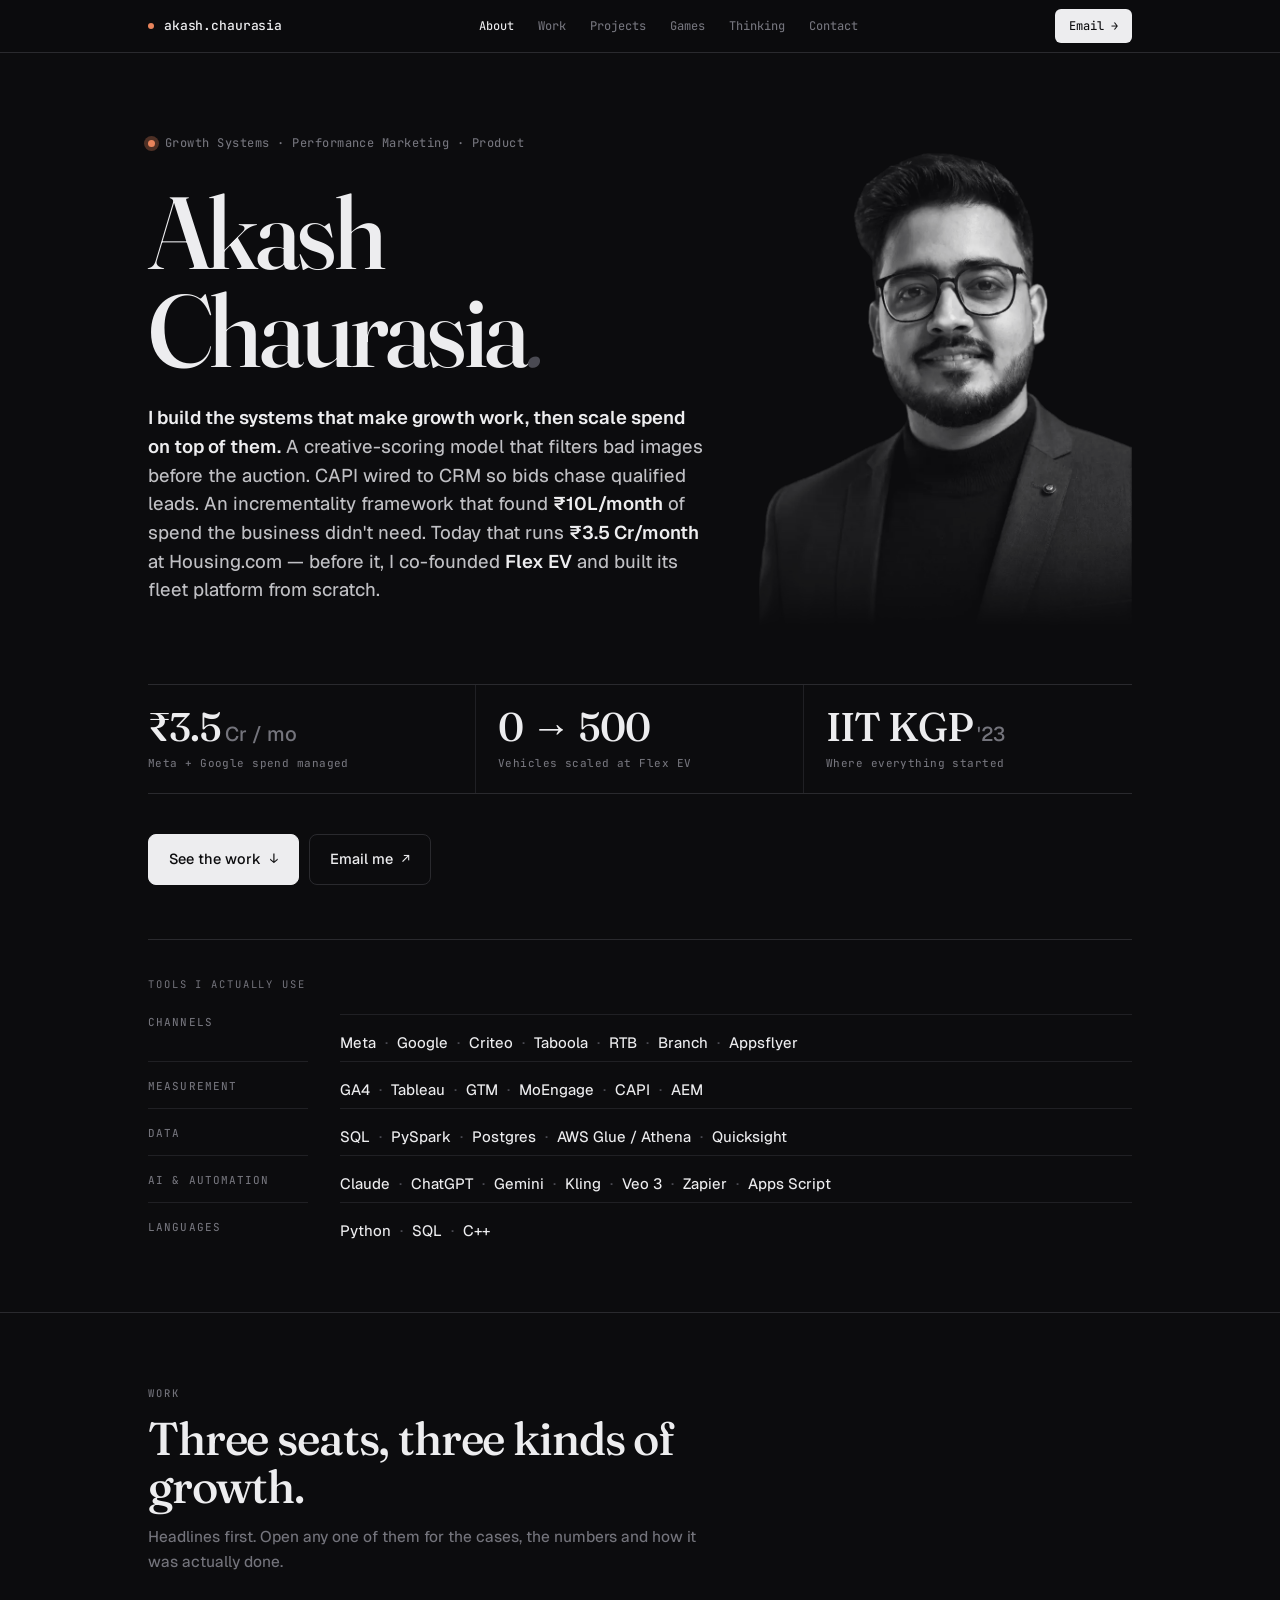
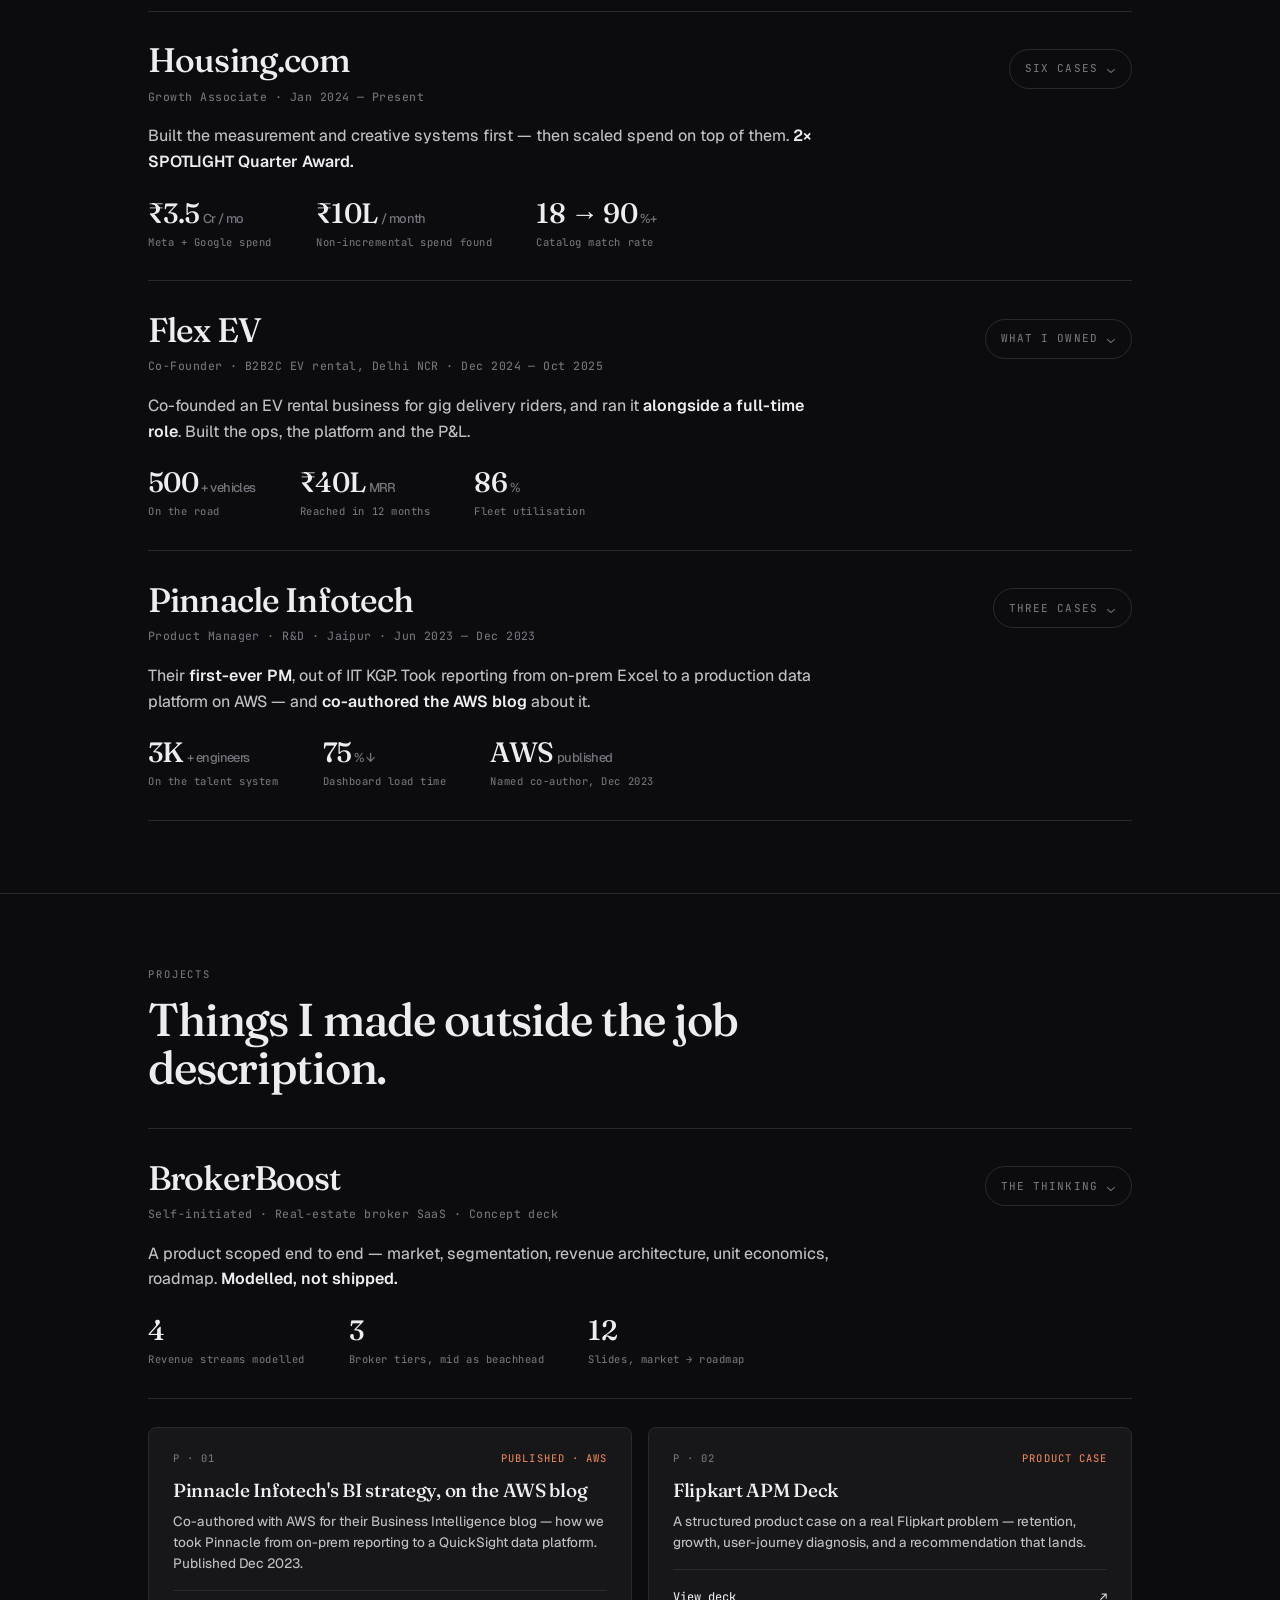
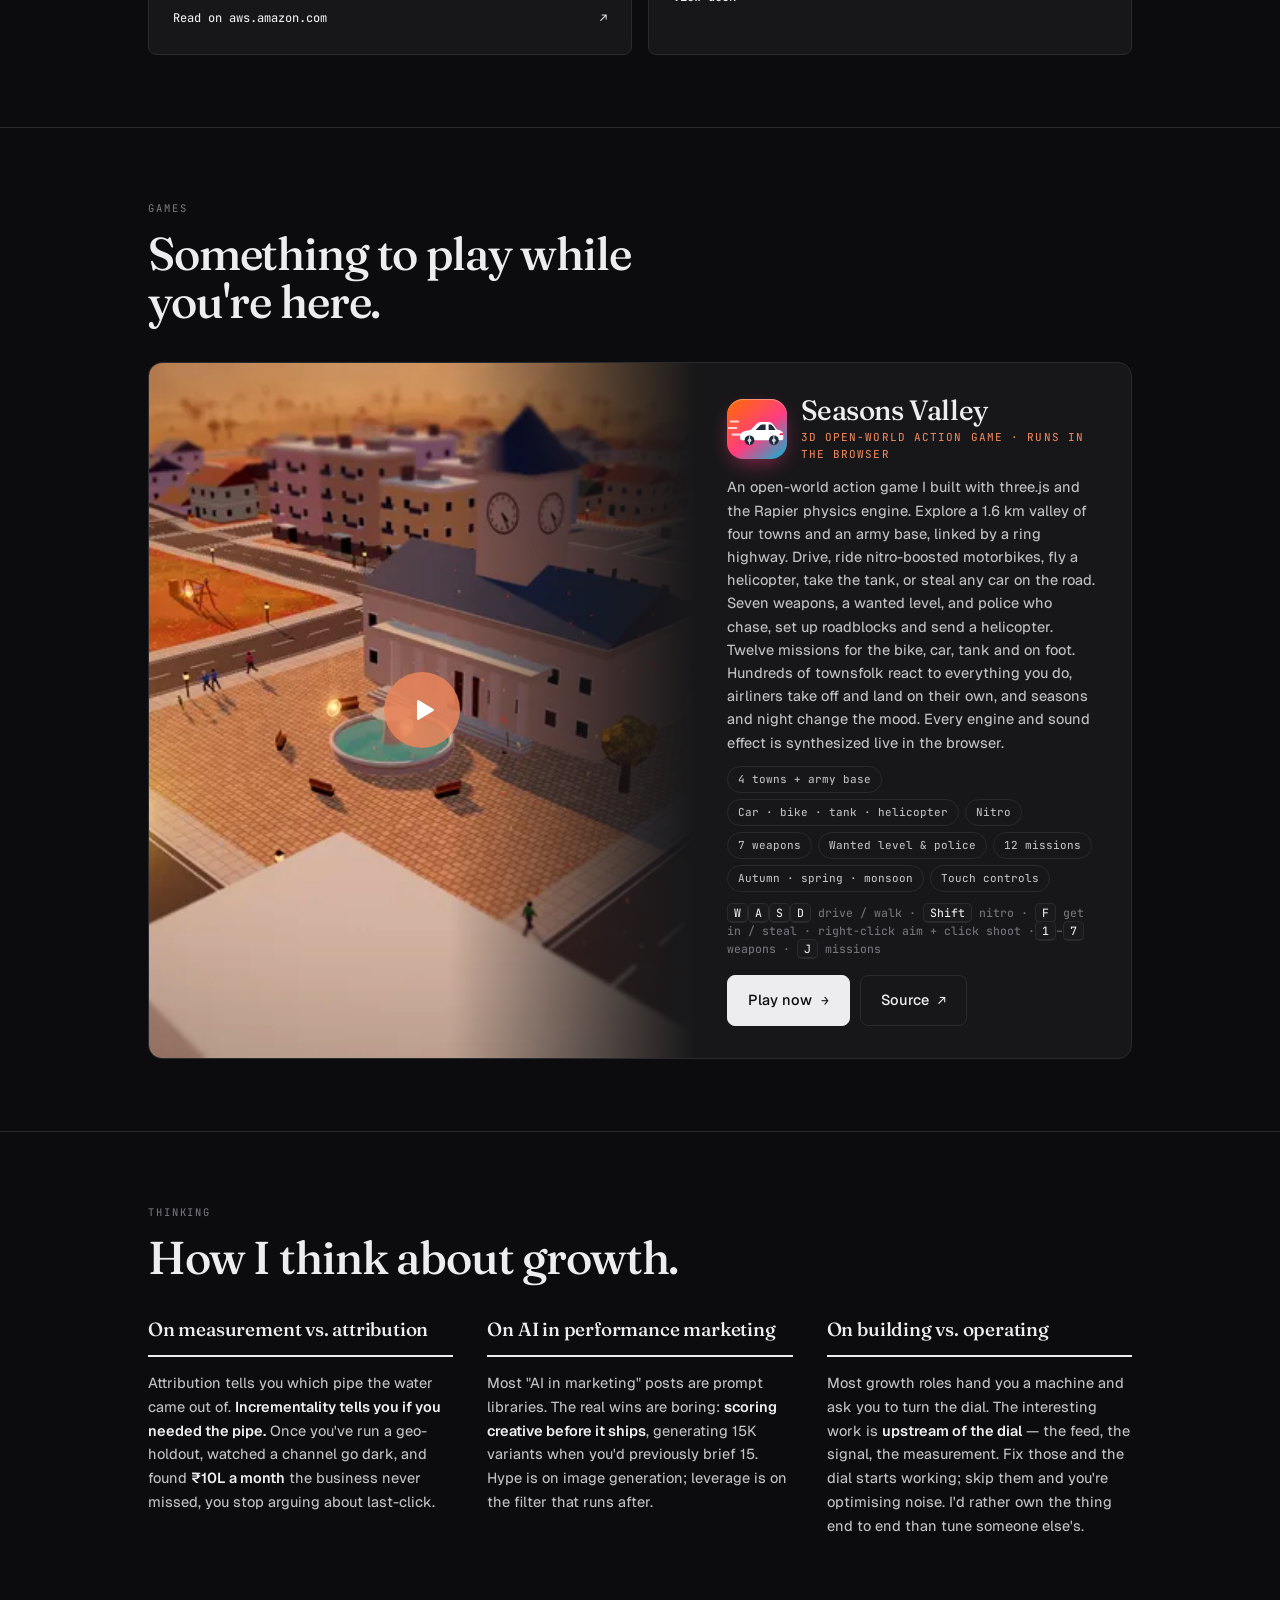
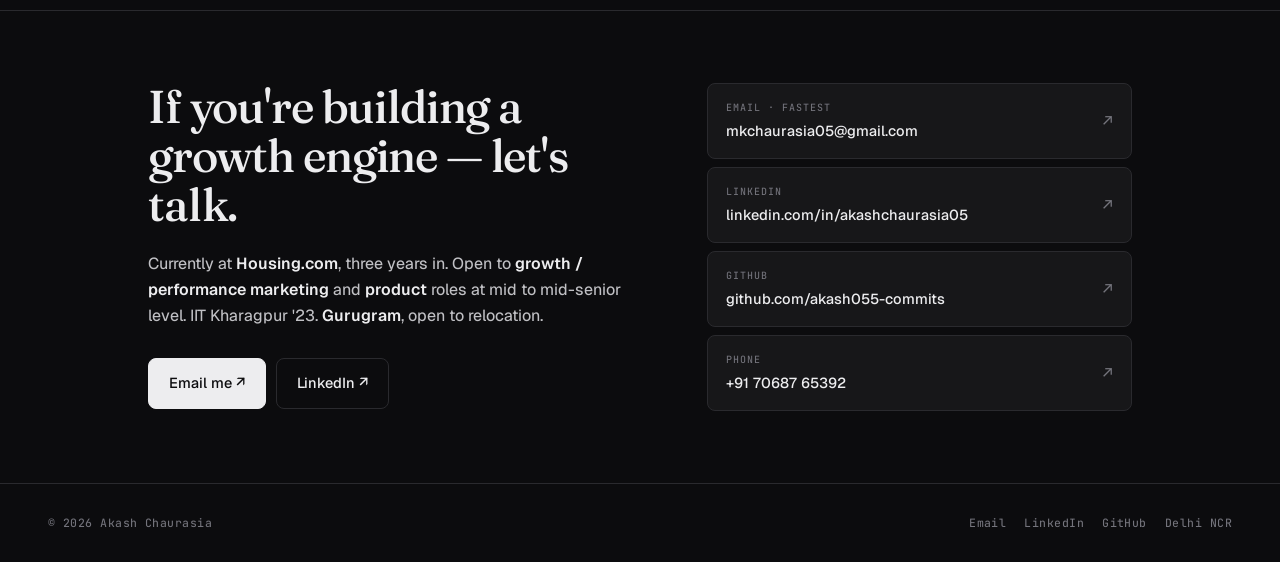
<file: index.html>
<!doctype html>
<html lang="en">
<head>
<meta charset="utf-8" />
<title>Akash Chaurasia — Growth systems, built and scaled</title>
<meta name="viewport" content="width=device-width,initial-scale=1" />
<meta name="description" content="I build the systems that make growth work — creative-scoring ML, CAPI and CRM plumbing, incrementality testing — then scale spend on top of them. ₹3.5 Cr/month at Housing.com. Co-founded Flex EV. IIT Kharagpur, 2023." />
<link rel="canonical" href="https://www.akashm.site/" />
<meta name="theme-color" content="#0C0C0E" />

<!-- Social share -->
<meta property="og:type"        content="profile" />
<meta property="og:site_name"   content="Akash Chaurasia" />
<meta property="og:url"         content="https://www.akashm.site/" />
<meta property="og:title"       content="Akash Chaurasia — Growth systems, built and scaled" />
<meta property="og:description" content="I build the systems that make growth work — creative-scoring ML, CAPI and CRM plumbing, incrementality testing — then scale spend on top of them. ₹3.5 Cr/month at Housing.com. Co-founded Flex EV." />
<meta property="og:image"       content="https://www.akashm.site/photos/og-card.png" />
<meta property="og:image:width"  content="1200" />
<meta property="og:image:height" content="630" />
<meta property="og:image:alt"   content="Akash Chaurasia — growth systems, built and scaled" />
<meta name="twitter:card"        content="summary_large_image" />
<meta name="twitter:title"       content="Akash Chaurasia — Growth systems, built and scaled" />
<meta name="twitter:description" content="I build the systems that make growth work, then scale spend on top of them. ₹3.5 Cr/month at Housing.com. Co-founded Flex EV." />
<meta name="twitter:image"       content="https://www.akashm.site/photos/og-card.png" />

<link rel="icon" href="favicon.svg" type="image/svg+xml" />
<link rel="apple-touch-icon" href="apple-touch-icon.png" />

<link rel="preconnect" href="https://fonts.googleapis.com">
<link rel="preconnect" href="https://fonts.gstatic.com" crossorigin>
<link href="https://fonts.googleapis.com/css2?family=Fraunces:opsz,wght@9..144,400;9..144,500;9..144,600&family=Geist:wght@400;450;500;600;700&family=JetBrains+Mono:wght@400;500&display=swap" rel="stylesheet">

<script type="application/ld+json">
{
  "@context": "https://schema.org",
  "@type": "Person",
  "name": "Akash Chaurasia",
  "url": "https://www.akashm.site/",
  "image": "https://www.akashm.site/photos/portrait.jpeg",
  "jobTitle": "Growth Associate, Performance Marketing",
  "worksFor": { "@type": "Organization", "name": "Housing.com (REA India)" },
  "alumniOf": { "@type": "CollegeOrUniversity", "name": "Indian Institute of Technology Kharagpur" },
  "address": { "@type": "PostalAddress", "addressLocality": "Gurugram", "addressRegion": "Haryana", "addressCountry": "IN" },
  "email": "mailto:mkchaurasia05@gmail.com",
  "sameAs": [
    "https://www.linkedin.com/in/akashchaurasia05/",
    "https://github.com/akash055-commits",
    "https://aws.amazon.com/blogs/business-intelligence/pinnacle-infotechs-pioneering-business-intelligence-strategy-takes-off-with-amazon-quicksight/"
  ],
  "knowsAbout": ["Performance marketing", "Incrementality testing", "Marketing measurement", "AI creative operations", "Product management", "Business intelligence"]
}
</script>

<style>
  /* ============================================
     TOKENS — dark only, by design. There is no
     light theme and no toggle.
     ============================================ */
  :root {
    color-scheme: dark;
    --paper:      #0C0C0E;
    --paper-2:    #131316;
    --card:       #171719;
    --wash:       #1A1A1D;
    --ink:        #EDEDEF;
    --ink-2:      #C0C0C4;
    --ink-3:      #85858B;
    --muted:      #74747C;
    --muted-2:    #4A4A52;
    --rule:       #2A2A2E;
    --rule-soft:  #202024;
    --accent:     #E8845C;

    --f-sans:    "Geist", ui-sans-serif, system-ui, -apple-system, Arial, sans-serif;
    --f-display: "Fraunces", "Source Serif 4", Georgia, serif;
    --f-mono:    "JetBrains Mono", ui-monospace, SFMono-Regular, Menlo, monospace;

    --maxw: 1080px;
    --pad:  clamp(20px, 4vw, 48px);
    --nav-h: 52px;
  }

  /* ============================================
     BASE
     ============================================ */
  *, *::before, *::after { box-sizing: border-box; }
  html { scroll-behavior: smooth; }
  html, body { margin: 0; padding: 0; }
  body {
    background: var(--paper);
    color: var(--ink);
    font-family: var(--f-sans);
    font-size: 16px;
    font-weight: 450;
    line-height: 1.55;
    -webkit-font-smoothing: antialiased;
    text-rendering: optimizeLegibility;
    font-feature-settings: "ss01","cv11";
    overflow-x: hidden;
    -webkit-tap-highlight-color: color-mix(in oklab, var(--accent) 18%, transparent);
    transition: background-color .3s ease, color .2s ease;
  }
  a { color: inherit; text-decoration: none; }
  ::selection { background: var(--accent); color: #fff; }
  img { max-width: 100%; display: block; }
  picture { display: block; }

  .skip {
    position: absolute; left: -9999px; top: 0; z-index: 200;
    background: var(--ink); color: var(--paper);
    padding: 10px 16px; border-radius: 0 0 8px 0;
    font-family: var(--f-mono); font-size: 12px;
  }
  .skip:focus { left: 0; }
  :focus-visible { outline: 2px solid var(--accent); outline-offset: 3px; border-radius: 4px; }

  /* ============================================
     NAV
     ============================================ */
  .nav {
    position: sticky; top: 0; z-index: 50;
    background: color-mix(in oklab, var(--paper) 90%, transparent);
    backdrop-filter: blur(12px);
    -webkit-backdrop-filter: blur(12px);
    border-bottom: 1px solid var(--rule);
    transition: background .3s ease, border-color .2s ease;
  }
  .nav-inner {
    max-width: var(--maxw); margin: 0 auto; padding: 0 var(--pad);
    height: var(--nav-h);
    display: flex; align-items: center; justify-content: space-between; gap: 16px;
  }
  .nav .mark {
    font-family: var(--f-mono); font-size: 13px; font-weight: 500;
    letter-spacing: -.01em; color: var(--ink);
    display: flex; align-items: center; gap: 10px; flex-shrink: 0;
  }
  .nav .mark .dot { width: 6px; height: 6px; border-radius: 50%; background: var(--accent); flex-shrink: 0; }
  .nav ul { list-style: none; padding: 0; margin: 0; display: flex; gap: 2px; }
  .nav ul a {
    font-family: var(--f-mono); font-size: 12px; color: var(--muted);
    padding: 8px 11px; border-radius: 6px;
    display: block; transition: color .15s, background .15s;
  }
  .nav ul a:hover { color: var(--ink); background: var(--paper-2); }
  .nav ul a[aria-current="true"] { color: var(--ink); }
  .nav-right { display: flex; align-items: center; gap: 8px; flex-shrink: 0; }
  .nav .cta {
    font-family: var(--f-mono); font-size: 12px; padding: 8px 14px;
    background: var(--ink); color: var(--paper); border-radius: 6px;
    transition: background .15s, color .15s; white-space: nowrap;
  }
  .nav .cta:hover { background: var(--accent); color: #fff; }

  .hamburger {
    display: none; flex-direction: column; justify-content: space-between;
    width: 22px; height: 15px; background: none; border: none; padding: 0; cursor: pointer;
  }
  .hamburger span {
    display: block; height: 1.5px; background: var(--ink); border-radius: 2px;
    transition: transform .28s ease, opacity .28s ease, background .2s;
  }
  .hamburger.open span:nth-child(1) { transform: translateY(6.75px) rotate(45deg); }
  .hamburger.open span:nth-child(2) { opacity: 0; transform: scaleX(0); }
  .hamburger.open span:nth-child(3) { transform: translateY(-6.75px) rotate(-45deg); }

  @media (max-width: 820px) {
    .nav ul { display: none; }
    .nav .cta { display: none; }
    .hamburger { display: flex; }
  }

  /* Sticky bucket label — only where the inline nav is gone */
  .rail {
    display: none;
    position: sticky; top: var(--nav-h); z-index: 40;
    background: color-mix(in oklab, var(--paper) 92%, transparent);
    backdrop-filter: blur(10px); -webkit-backdrop-filter: blur(10px);
    border-bottom: 1px solid var(--rule-soft);
    font-family: var(--f-mono); font-size: 10.5px; letter-spacing: .16em;
    text-transform: uppercase; color: var(--muted);
    padding: 9px var(--pad);
  }
  .rail::before { content: "▸ "; color: var(--accent); }
  @media (max-width: 820px) { .rail { display: block; } }

  /* Mobile overlay */
  .mobile-menu {
    display: none;
    position: fixed; top: var(--nav-h); left: 0; right: 0; bottom: 0; z-index: 49;
    background: var(--paper);
    flex-direction: column; padding: 20px var(--pad) 36px; overflow-y: auto;
  }
  .mobile-menu.open { display: flex; }
  .mobile-menu nav a {
    font-family: var(--f-display); font-size: 26px; font-weight: 500;
    color: var(--ink); padding: 18px 0; min-height: 48px;
    border-bottom: 1px solid var(--rule);
    display: flex; justify-content: space-between; align-items: center;
    transition: color .2s;
  }
  .mobile-menu nav a:hover { color: var(--accent); }
  .mobile-menu nav a .arr { font-family: var(--f-mono); font-size: 15px; color: var(--muted); }
  .mobile-menu .mobile-ctas { margin-top: 26px; display: flex; flex-direction: column; gap: 12px; }

  /* ============================================
     LAYOUT
     ============================================ */
  .wrap { max-width: var(--maxw); margin: 0 auto; padding: 0 var(--pad); }
  section {
    padding: clamp(52px, 8vh, 100px) 0;
    border-bottom: 1px solid var(--rule);
    scroll-margin-top: calc(var(--nav-h) + 12px);
  }
  section:last-of-type { border-bottom: 0; }

  .bucket-head { margin-bottom: clamp(28px, 4vh, 48px); }
  .bucket-head .tag {
    font-family: var(--f-mono); font-size: 10.5px;
    text-transform: uppercase; letter-spacing: .18em;
    color: var(--muted); margin-bottom: 14px;
  }
  .bucket-head h2 {
    font-family: var(--f-display); font-weight: 500;
    font-size: clamp(28px, 4.4vw, 46px);
    line-height: 1.04; letter-spacing: -.025em; margin: 0; color: var(--ink);
    max-width: 20ch;
  }
  .bucket-head p {
    font-size: 15.5px; line-height: 1.6; color: var(--muted);
    margin: 14px 0 0; max-width: 56ch;
  }

  /* ============================================
     HERO / ABOUT
     ============================================ */
  .hero { padding: clamp(48px, 9vh, 96px) 0 clamp(44px, 7vh, 80px); }
  .hero .eyebrow {
    font-family: var(--f-mono); font-size: 12px; color: var(--muted);
    letter-spacing: .04em; display: flex; align-items: center; gap: 10px;
    margin-bottom: 30px;
  }
  .hero .eyebrow .pulse {
    width: 7px; height: 7px; border-radius: 50%;
    background: var(--accent); position: relative; flex-shrink: 0;
  }
  .hero .eyebrow .pulse::after {
    content: ""; position: absolute; inset: -4px; border-radius: 50%;
    background: var(--accent); opacity: .3; animation: pulse 2.6s ease-out infinite;
  }
  @keyframes pulse { 0% { transform: scale(.6); opacity: .35; } 100% { transform: scale(1.8); opacity: 0; } }

  .hero h1 {
    font-family: var(--f-display); font-weight: 500;
    font-size: clamp(46px, 8vw, 104px);
    line-height: .96; letter-spacing: -.035em; margin: 0 0 24px; color: var(--ink);
  }
  .hero h1 .soft { color: var(--muted-2); font-style: italic; font-weight: 400; }
  .hero .lede {
    font-size: clamp(16px, 1.8vw, 18.5px); line-height: 1.55;
    color: var(--ink-2); max-width: 54ch; margin: 0 0 40px; font-weight: 450;
  }
  .hero .lede b { color: var(--ink); font-weight: 600; }

  .hero-grid {
    display: grid; grid-template-columns: minmax(0, 1.5fr) minmax(0, 1fr);
    gap: clamp(20px, 4vw, 56px); align-items: center;
  }
  /* The photo was shot on a dark backdrop, so `screen` drops that backdrop
     straight out into the page — no border, no box, nothing to blend around.
     A bottom fade stops the suit ending on a hard line. */
  .hero-portrait img {
    width: 100%; height: auto;
    border: 0; border-radius: 0; box-shadow: none;
    filter: grayscale(100%) contrast(1.06) brightness(.96);
    mix-blend-mode: screen;
    -webkit-mask-image: linear-gradient(to bottom, #000 72%, rgba(0,0,0,.45) 90%, transparent 100%);
            mask-image: linear-gradient(to bottom, #000 72%, rgba(0,0,0,.45) 90%, transparent 100%);
  }
  @media (max-width: 780px) {
    .hero-grid { grid-template-columns: 1fr; gap: 8px; }
    .hero-portrait { max-width: 260px; margin: 0 auto; }
  }

  .hero .stats {
    display: grid; grid-template-columns: repeat(3, 1fr);
    border-top: 1px solid var(--rule); border-bottom: 1px solid var(--rule);
    margin: 40px 0;
  }
  .hero .stat { padding: 22px 22px 22px 0; border-right: 1px solid var(--rule-soft); }
  .hero .stat:last-child  { border-right: 0; padding-right: 0; padding-left: 22px; }
  .hero .stat:nth-child(2){ padding-left: 22px; }
  .hero .stat .v {
    font-family: var(--f-display); font-weight: 500;
    font-size: clamp(26px, 4vw, 40px); line-height: 1;
    letter-spacing: -.025em; color: var(--ink);
    font-variant-numeric: tabular-nums; margin-bottom: 9px;
  }
  .hero .stat .v .u { font-family: var(--f-sans); font-size: .5em; font-weight: 500; color: var(--muted); margin-left: 4px; letter-spacing: 0; }
  .hero .stat .k { font-family: var(--f-mono); font-size: 11px; color: var(--muted); letter-spacing: .04em; line-height: 1.4; }
  @media (max-width: 640px) {
    .hero .stats { grid-template-columns: 1fr; }
    .hero .stat { border-right: 0; border-bottom: 1px solid var(--rule-soft); padding: 16px 0 !important; }
    .hero .stat:last-child { border-bottom: 0; }
    .hero .stat:first-child { padding-top: 0 !important; }
  }
  .hero .cta-row { display: flex; gap: 10px; flex-wrap: wrap; }

  /* ============================================
     BUTTONS
     ============================================ */
  .btn {
    font-family: var(--f-sans); font-weight: 500; font-size: 14.5px;
    padding: 13px 20px; border-radius: 8px; min-height: 46px;
    border: 1px solid var(--ink); background: var(--ink); color: var(--paper);
    cursor: pointer; transition: background .15s, border-color .15s, color .15s;
    display: inline-flex; align-items: center; justify-content: center; gap: 9px;
  }
  .btn:hover { background: var(--accent); border-color: var(--accent); color: #fff; }
  .btn.ghost { background: transparent; color: var(--ink); border-color: var(--rule); }
  .btn.ghost:hover { background: var(--card); border-color: var(--ink-3); color: var(--ink); }
  .btn .arr { font-family: var(--f-mono); font-size: 13px; }

  /* ============================================
     ROLE BLOCK — the skim layer + expander
     ============================================ */
  .role-block {
    border-top: 1px solid var(--rule);
    scroll-margin-top: calc(var(--nav-h) + 12px);
  }
  .role-block:last-of-type { border-bottom: 1px solid var(--rule); }

  .role-block > summary {
    list-style: none; cursor: pointer;
    padding: clamp(26px, 3.4vh, 38px) 0;
    display: block;
    transition: background .18s ease;
  }
  .role-block > summary::-webkit-details-marker { display: none; }
  .role-block > summary::marker { content: ""; }
  .role-block > summary:hover .rb-title h3 { color: var(--accent); }

  .rb-head { display: flex; align-items: baseline; justify-content: space-between; gap: 20px; flex-wrap: wrap; }
  .rb-title h3 {
    font-family: var(--f-display); font-weight: 500;
    font-size: clamp(24px, 3.2vw, 34px); line-height: 1.1; letter-spacing: -.025em;
    margin: 0 0 8px; color: var(--ink); transition: color .18s;
  }
  .rb-meta { font-family: var(--f-mono); font-size: 11.5px; color: var(--muted); letter-spacing: .04em; }
  .rb-toggle {
    display: inline-flex; align-items: center; gap: 9px;
    font-family: var(--f-mono); font-size: 11px; letter-spacing: .1em;
    text-transform: uppercase; color: var(--muted);
    border: 1px solid var(--rule); border-radius: 20px;
    padding: 9px 15px; min-height: 40px; white-space: nowrap;
    transition: border-color .18s, color .18s, background .18s;
  }
  .role-block > summary:hover .rb-toggle { border-color: var(--ink-3); color: var(--ink); background: var(--paper-2); }
  .rb-chev { display: inline-block; transition: transform .28s cubic-bezier(.2,.7,.2,1); font-size: 13px; line-height: 1; }
  .role-block[open] .rb-chev { transform: rotate(180deg); }
  .role-block[open] .rb-toggle .lbl-closed { display: none; }
  .rb-toggle .lbl-open { display: none; }
  .role-block[open] .rb-toggle .lbl-open { display: inline; }

  .rb-line { font-size: 16px; line-height: 1.6; color: var(--ink-2); margin: 18px 0 0; max-width: 62ch; }
  .rb-line b { color: var(--ink); font-weight: 600; }

  .rb-stats { display: flex; flex-wrap: wrap; gap: 12px 44px; margin-top: 24px; }
  .rb-stats .s .v {
    font-family: var(--f-display); font-weight: 500; font-size: clamp(22px, 2.6vw, 28px);
    line-height: 1; letter-spacing: -.02em; color: var(--ink);
    font-variant-numeric: tabular-nums; margin-bottom: 7px;
  }
  .rb-stats .s .v .u { font-family: var(--f-sans); font-size: .46em; color: var(--muted); font-weight: 500; margin-left: 3px; }
  .rb-stats .s .k { font-family: var(--f-mono); font-size: 10.5px; color: var(--muted); letter-spacing: .05em; }

  .rb-body { padding-bottom: clamp(30px, 4vh, 46px); }
  .role-block[open] > .rb-body { animation: rbIn .4s cubic-bezier(.2,.7,.2,1); }
  @keyframes rbIn { from { opacity: 0; transform: translateY(-8px); } to { opacity: 1; transform: none; } }

  /* Height animation where the browser supports it; harmless everywhere else. */
  @supports (interpolate-size: allow-keywords) {
    :root { interpolate-size: allow-keywords; }
    .role-block::details-content {
      block-size: 0; overflow: hidden;
      transition: block-size .42s cubic-bezier(.2,.7,.2,1), content-visibility .42s allow-discrete;
    }
    .role-block[open]::details-content { block-size: auto; }
  }
  @media (prefers-reduced-motion: reduce) {
    .role-block[open] > .rb-body { animation: none; }
    .rb-chev { transition: none; }
    @supports (interpolate-size: allow-keywords) {
      .role-block::details-content { transition: none; }
    }
  }

  /* ============================================
     CASE CARDS
     ============================================ */
  .cases { display: grid; grid-template-columns: repeat(2, 1fr); gap: 16px; }
  @media (max-width: 780px) { .cases { grid-template-columns: 1fr; } }

  .case {
    background: var(--card); border: 1px solid var(--rule); border-radius: 10px;
    padding: 24px 24px 20px; display: flex; flex-direction: column;
    transition: border-color .2s, background .2s;
  }
  .case:hover { border-color: var(--ink-3); }
  .case .case-n { font-family: var(--f-mono); font-size: 10.5px; color: var(--muted-2); letter-spacing: .1em; margin-bottom: 13px; }
  .case h3 { font-family: var(--f-display); font-weight: 500; font-size: 20px; line-height: 1.22; letter-spacing: -.015em; margin: 0 0 12px; color: var(--ink); }
  .case .problem { font-size: 13px; color: var(--muted); font-style: italic; line-height: 1.5; margin: 0 0 12px; padding-left: 12px; border-left: 2px solid var(--rule); }
  .case .did { font-size: 14px; color: var(--ink-2); line-height: 1.55; margin: 0 0 20px; }
  .case .did b { color: var(--ink); font-weight: 600; }
  .case .outcome {
    margin-top: auto; padding-top: 16px; border-top: 1px solid var(--rule);
    display: flex; align-items: baseline; justify-content: space-between; gap: 10px;
  }
  .case .outcome .num { font-family: var(--f-display); font-weight: 500; font-size: 29px; letter-spacing: -.025em; color: var(--ink); line-height: 1; font-variant-numeric: tabular-nums; }
  .case .outcome .num .u { font-family: var(--f-sans); font-size: .44em; color: var(--muted); margin-left: 3px; font-weight: 500; }
  .case .outcome .label { font-family: var(--f-mono); font-size: 10.5px; color: var(--muted); letter-spacing: .06em; text-transform: uppercase; text-align: right; line-height: 1.4; max-width: 55%; }

  .award-strip {
    margin-top: 24px; padding: 16px 20px;
    background: var(--wash); border-radius: 8px;
    display: flex; align-items: center; gap: 13px;
    font-size: 14px; color: var(--ink-2);
  }
  .award-strip .star { font-family: var(--f-mono); font-size: 13px; color: var(--ink-3); font-weight: 500; letter-spacing: .04em; flex-shrink: 0; }
  .award-strip b { color: var(--ink); font-weight: 600; }
  .award-strip a { color: var(--accent); border-bottom: 1px solid currentColor; }

  /* ============================================
     OWNERSHIP GRID / INTRO
     ============================================ */
  .block-intro { font-size: 16px; line-height: 1.6; color: var(--ink-2); margin: 0 0 26px; max-width: 72ch; }
  .block-intro b { color: var(--ink); font-weight: 600; }

  .ownership {
    display: grid; grid-template-columns: repeat(2, 1fr);
    border-top: 1px solid var(--rule); border-left: 1px solid var(--rule);
    border-radius: 8px; overflow: hidden; margin-bottom: 24px;
  }
  .ownership .own {
    padding: 22px 22px 20px; border-right: 1px solid var(--rule); border-bottom: 1px solid var(--rule);
    background: var(--card); transition: background .2s;
  }
  .ownership .own:hover { background: var(--paper-2); }
  .ownership .own .tag { font-family: var(--f-mono); font-size: 10.5px; color: var(--accent); letter-spacing: .1em; text-transform: uppercase; margin-bottom: 9px; }
  .ownership .own h4 { font-family: var(--f-sans); font-weight: 600; font-size: 15px; line-height: 1.35; margin: 0 0 9px; color: var(--ink); }
  .ownership .own p { font-size: 13.5px; line-height: 1.55; color: var(--ink-2); margin: 0; }
  .ownership .own p b { color: var(--ink); font-weight: 600; }
  @media (max-width: 640px) { .ownership { grid-template-columns: 1fr; } }

  .note {
    padding: 24px 28px; background: var(--paper-2); border: 1px solid var(--rule);
    border-radius: 8px;
  }
  .note .tag { font-family: var(--f-mono); font-size: 11px; color: var(--accent); letter-spacing: .14em; text-transform: uppercase; margin-bottom: 12px; display: flex; align-items: center; gap: 10px; }
  .note .tag::before { content: ""; width: 18px; height: 1px; background: var(--accent); display: inline-block; }
  .note p { font-family: var(--f-display); font-weight: 400; font-style: italic; font-size: clamp(16px, 2vw, 20px); line-height: 1.44; margin: 0; color: var(--ink-2); }
  .note p b { color: var(--ink); font-weight: 500; font-style: normal; }

  /* ============================================
     HOW I THINK
     ============================================ */
  .thoughts { display: grid; grid-template-columns: repeat(3, 1fr); gap: 34px; }
  @media (max-width: 900px) { .thoughts { grid-template-columns: 1fr; gap: 30px; } }
  .thought h3 { font-family: var(--f-display); font-weight: 500; font-size: 19px; line-height: 1.25; letter-spacing: -.01em; margin: 0 0 14px; color: var(--ink); padding-bottom: 13px; border-bottom: 2px solid var(--ink); }
  .thought p { font-size: 14.5px; line-height: 1.65; color: var(--ink-2); margin: 0; }
  .thought p b { color: var(--ink); font-weight: 600; }

  /* ============================================
     LINKEDIN POSTS
     ============================================ */
  .li-wrap { margin-top: clamp(44px, 6vh, 72px); padding-top: clamp(34px, 4vh, 52px); border-top: 1px solid var(--rule); }
  .li-wrap h3 { font-family: var(--f-display); font-weight: 500; font-size: clamp(20px, 2.6vw, 26px); letter-spacing: -.02em; margin: 0 0 26px; color: var(--ink); }
  .li-grid { display: grid; grid-template-columns: repeat(3, 1fr); gap: 16px; margin-bottom: 28px; }
  @media (max-width: 900px) { .li-grid { grid-template-columns: 1fr; } }
  .li-post {
    background: var(--card); border: 1px solid var(--rule); border-radius: 10px;
    padding: 22px; display: flex; flex-direction: column; transition: border-color .2s;
  }
  .li-post:hover { border-color: var(--ink-3); }
  .li-post .post-date { font-family: var(--f-mono); font-size: 11px; color: var(--muted); letter-spacing: .07em; margin-bottom: 12px; }
  .li-post .post-content { font-size: 14px; line-height: 1.65; color: var(--ink-2); flex: 1; margin-bottom: 18px; display: -webkit-box; -webkit-line-clamp: 7; -webkit-box-orient: vertical; overflow: hidden; white-space: pre-line; }
  .li-post .post-footer { display: flex; justify-content: space-between; align-items: center; padding-top: 13px; border-top: 1px solid var(--rule); }
  .li-post .post-eng { font-family: var(--f-mono); font-size: 11px; color: var(--muted); display: flex; gap: 10px; }
  .li-post .post-link { font-family: var(--f-mono); font-size: 11px; color: var(--accent); }
  .li-footer { display: flex; align-items: center; justify-content: space-between; flex-wrap: wrap; gap: 12px; }
  .li-updated { font-family: var(--f-mono); font-size: 11px; color: var(--muted); letter-spacing: .04em; }

  /* ============================================
     PROJECT CARDS
     ============================================ */
  .projects { display: grid; grid-template-columns: repeat(2, 1fr); gap: 16px; margin-top: 28px; }
  @media (max-width: 780px) { .projects { grid-template-columns: 1fr; } }
  .project {
    padding: 22px 24px 20px; background: var(--card); border: 1px solid var(--rule);
    border-radius: 8px; display: flex; flex-direction: column; transition: border-color .2s;
  }
  .project:hover { border-color: var(--ink); }
  .project .tag-row { display: flex; justify-content: space-between; font-family: var(--f-mono); font-size: 10.5px; color: var(--muted); letter-spacing: .1em; text-transform: uppercase; margin-bottom: 13px; }
  .project .tag-row .type { color: var(--accent); }
  .project h4 { font-family: var(--f-display); font-weight: 500; font-size: 19px; line-height: 1.2; letter-spacing: -.015em; margin: 0 0 9px; color: var(--ink); }
  .project p { font-size: 13.5px; line-height: 1.55; color: var(--ink-2); margin: 0; }
  .project .plink { margin-top: 16px; padding-top: 13px; min-height: 44px; border-top: 1px solid var(--rule); display: flex; justify-content: space-between; align-items: center; font-family: var(--f-mono); font-size: 12px; color: var(--ink); transition: color .2s; }
  .project .plink:hover { color: var(--accent); }

  /* ============================================
     STACK
     ============================================ */
  .stack-wrap { margin-top: clamp(44px, 6vh, 72px); padding-top: clamp(30px, 4vh, 44px); border-top: 1px solid var(--rule); }
  .stack-wrap h3 { font-family: var(--f-mono); font-size: 10.5px; text-transform: uppercase; letter-spacing: .18em; color: var(--muted); margin: 0 0 22px; font-weight: 400; }
  .stack { display: grid; grid-template-columns: 160px 1fr; gap: 0 32px; }
  .stack .cat { font-family: var(--f-mono); font-size: 11px; text-transform: uppercase; letter-spacing: .1em; color: var(--muted); padding: 16px 0 6px; border-top: 1px solid var(--rule-soft); }
  .stack .cat:first-of-type { border-top: 0; padding-top: 0; }
  .stack .items { padding: 16px 0 6px; border-top: 1px solid var(--rule-soft); font-size: 15px; line-height: 1.6; color: var(--ink); }
  .stack .items:first-of-type { border-top: 0; padding-top: 0; }
  .stack .sep { color: var(--muted-2); margin: 0 5px; }
  @media (max-width: 640px) {
    .stack { grid-template-columns: 1fr; gap: 0; }
    .stack .cat { padding-bottom: 0; padding-top: 18px; border-top: 1px solid var(--rule-soft); }
    .stack .cat:first-of-type { padding-top: 0; }
    .stack .items { border-top: 0; padding-top: 6px; padding-bottom: 14px; }
  }

  /* ============================================
     CONTACT
     ============================================ */
  .contact-wrap { display: grid; grid-template-columns: 1.2fr 1fr; gap: 48px; align-items: start; }
  @media (max-width: 780px) { .contact-wrap { grid-template-columns: 1fr; gap: 28px; } }
  .contact h2 { font-family: var(--f-display); font-weight: 500; font-size: clamp(28px, 4.4vw, 46px); line-height: 1.06; letter-spacing: -.025em; margin: 0 0 22px; color: var(--ink); }
  .contact .status { font-size: 16px; line-height: 1.6; color: var(--ink-2); margin: 0 0 30px; max-width: 46ch; }
  .contact .status b { color: var(--ink); font-weight: 600; }
  .contact-links { display: grid; gap: 8px; }
  .contact-links a { padding: 16px 18px; min-height: 48px; background: var(--card); border: 1px solid var(--rule); border-radius: 8px; display: flex; justify-content: space-between; align-items: center; transition: border-color .15s, background .15s; }
  .contact-links a:hover { border-color: var(--ink); background: var(--paper-2); }
  .contact-links .lbl { font-family: var(--f-mono); font-size: 10px; color: var(--muted); letter-spacing: .1em; text-transform: uppercase; margin-bottom: 4px; }
  .contact-links .val { font-size: 14.5px; color: var(--ink); font-weight: 500; }
  .contact-links .arr { font-family: var(--f-mono); color: var(--muted); transition: color .15s; }
  .contact-links a:hover .arr { color: var(--accent); }

  /* ============================================
     FOOTER
     ============================================ */
  footer { padding: 30px var(--pad); border-top: 1px solid var(--rule); display: flex; justify-content: space-between; font-family: var(--f-mono); font-size: 11.5px; color: var(--muted); letter-spacing: .04em; flex-wrap: wrap; gap: 10px; }
  footer a:hover { color: var(--ink); }
  .footer-links { display: flex; gap: 18px; flex-wrap: wrap; }

  /* ============================================
     PHOTO GRID
     ============================================ */
  .photo-grid { margin-top: 24px; display: grid; grid-template-columns: repeat(4, 1fr); gap: 10px; }
  .photo-grid.three { grid-template-columns: repeat(3, 1fr); }
  .photo { position: relative; margin: 0; aspect-ratio: 4/3; border-radius: 8px; overflow: hidden; background: var(--paper-2); border: 1px solid var(--rule); }
  .photo picture { width: 100%; height: 100%; }
  .photo img { width: 100%; height: 100%; object-fit: cover; }
  .photo figcaption { position: absolute; left: 0; right: 0; bottom: 0; padding: 20px 11px 9px; background: linear-gradient(to top, rgba(11,13,16,.72), transparent); font-family: var(--f-mono); font-size: 10.5px; letter-spacing: .06em; color: #fff; opacity: 0; transition: opacity .2s; }
  .photo:hover figcaption { opacity: 1; }
  @media (hover: none) { .photo figcaption { opacity: 1; } }
  @media (max-width: 780px) { .photo-grid, .photo-grid.three { grid-template-columns: repeat(2, 1fr); gap: 8px; } }

  /* ============================================
     BACK TO TOP + PROGRESS
     ============================================ */
  .back-top {
    position: fixed; bottom: 24px; right: 24px; z-index: 60;
    width: 44px; height: 44px;
    background: var(--ink); color: var(--paper);
    border: none; border-radius: 50%; cursor: pointer;
    display: flex; align-items: center; justify-content: center;
    font-size: 15px; opacity: 0; transform: translateY(10px); pointer-events: none;
    transition: opacity .28s, transform .28s, background .15s;
    box-shadow: 0 4px 16px -4px rgba(0,0,0,.22);
  }
  .back-top.visible { opacity: 1; transform: none; pointer-events: auto; }
  .back-top:hover { background: var(--accent); color: #fff; }
  .scroll-progress { position: fixed; top: 0; left: 0; height: 2px; width: 0; background: var(--accent); z-index: 100; transition: width .08s linear; }

  /* ============================================
     REVEAL — calmer than before
     ============================================ */
  .num-target { font-variant-numeric: tabular-nums; }

  /* ============================================
     GAMES
     ============================================ */
  .games { display: grid; grid-template-columns: 1fr; gap: 16px; }
  .game-card {
    position: relative; display: grid; grid-template-columns: 1.25fr 1fr; overflow: hidden;
    background: var(--card); border: 1px solid var(--rule); border-radius: 14px;
    transition: border-color .25s ease, transform .35s cubic-bezier(.34,1.56,.64,1), box-shadow .35s ease;
  }
  .game-card:hover { border-color: var(--accent); transform: translateY(-3px); box-shadow: 0 18px 50px -20px color-mix(in oklab, var(--accent) 55%, transparent); }
  .game-cover { position: relative; display: block; overflow: hidden; background: #000; min-height: 240px; }
  .game-cover picture, .game-cover img { width: 100%; height: 100%; object-fit: cover; }
  .game-cover img { transition: transform .8s cubic-bezier(.2,.7,.2,1), filter .4s ease; filter: saturate(1.05); }
  .game-card:hover .game-cover img { transform: scale(1.06); filter: saturate(1.25); }
  .game-cover::after { content: ""; position: absolute; inset: 0; background: linear-gradient(90deg, transparent 55%, var(--card)); pointer-events: none; }
  .game-play {
    position: absolute; left: 50%; top: 50%; width: 76px; height: 76px; margin: -38px 0 0 -38px; border-radius: 50%; z-index: 2;
    display: grid; place-items: center; background: color-mix(in oklab, var(--accent) 88%, transparent); color: #fff;
    box-shadow: 0 0 0 0 color-mix(in oklab, var(--accent) 60%, transparent);
    animation: gamePulse 2.2s ease-out infinite; transition: transform .3s cubic-bezier(.34,1.56,.64,1);
  }
  .game-play svg { width: 28px; height: 28px; margin-left: 4px; }
  .game-card:hover .game-play { transform: scale(1.12); }
  @keyframes gamePulse { 0% { box-shadow: 0 0 0 0 color-mix(in oklab, var(--accent) 55%, transparent); } 70%, 100% { box-shadow: 0 0 0 22px transparent; } }
  .game-info { padding: clamp(20px, 3vw, 32px); display: flex; flex-direction: column; gap: 12px; position: relative; z-index: 1; }
  .game-head { display: flex; align-items: center; gap: 14px; }
  .game-icon {
    flex: none; width: 60px; height: 60px; border-radius: 16px; display: block;
    background: linear-gradient(140deg, #ff6d00, #ff3d7f 55%, #00b8d4);
    box-shadow: 0 8px 22px -6px rgba(255, 61, 127, .55), inset 0 1px 0 rgba(255,255,255,.35);
    transition: transform .4s cubic-bezier(.34,1.56,.64,1);
  }
  .game-icon svg { width: 100%; height: 100%; display: block; }
  .game-icon .wheel { transform-box: fill-box; transform-origin: center; }
  .game-card:hover .game-icon { transform: rotate(-6deg) scale(1.08); }
  .game-card:hover .game-icon .wheel { animation: wheelSpin .5s linear infinite; }
  .game-card:hover .game-icon .car { animation: carBounce .35s ease-in-out infinite alternate; }
  .game-icon .lines line { stroke-dasharray: 8 30; animation: speedLines .7s linear infinite; }
  @keyframes wheelSpin { to { transform: rotate(360deg); } }
  @keyframes carBounce { to { transform: translateY(-1.5px); } }
  @keyframes speedLines { to { stroke-dashoffset: -38; } }
  .game-head h3 { font-family: var(--f-display); font-weight: 500; font-size: clamp(22px, 2.6vw, 28px); line-height: 1.1; letter-spacing: -.015em; margin: 0; }
  .game-head .sub { font-family: var(--f-mono); font-size: 11px; letter-spacing: .1em; text-transform: uppercase; color: var(--accent); margin-top: 4px; }
  .game-info p { margin: 0; font-size: 14.5px; color: var(--ink-2); line-height: 1.6; }
  .game-chips { display: flex; flex-wrap: wrap; gap: 6px; }
  .game-chips span { font-family: var(--f-mono); font-size: 11px; color: var(--ink-2); border: 1px solid var(--rule); border-radius: 999px; padding: 4px 10px; }
  .game-keys { font-family: var(--f-mono); font-size: 11.5px; color: var(--muted); }
  .game-keys kbd { font-family: inherit; color: var(--ink); background: var(--wash); border: 1px solid var(--rule); border-bottom-width: 2px; border-radius: 5px; padding: 1px 6px; }
  .game-actions { display: flex; gap: 10px; flex-wrap: wrap; margin-top: auto; padding-top: 6px; }
  @media (max-width: 780px) {
    .game-card { grid-template-columns: 1fr; }
    .game-cover { min-height: 0; aspect-ratio: 16 / 9; }
    .game-cover::after { background: linear-gradient(180deg, transparent 60%, var(--card)); }
  }
  @media (prefers-reduced-motion: reduce) {
    .game-play, .game-icon .lines line, .game-card:hover .game-icon .wheel, .game-card:hover .game-icon .car { animation: none !important; }
  }

  .reveal { opacity: 0; transform: translateY(10px); transition: opacity .5s cubic-bezier(.2,.7,.2,1), transform .5s cubic-bezier(.2,.7,.2,1); }
  .reveal.in { opacity: 1; transform: none; }
  .reveal.d1 { transition-delay: .07s; }
  .reveal.d2 { transition-delay: .14s; }

  @media (prefers-reduced-motion: reduce) {
    html { scroll-behavior: auto; }
    .reveal, .reveal.d1, .reveal.d2 { opacity: 1 !important; transform: none !important; transition: none !important; }
    .hero .eyebrow .pulse::after { animation: none; }
  }
</style>
</head>
<body>

<a class="skip" href="#about">Skip to content</a>
<div class="scroll-progress" id="progress"></div>
<button class="back-top" id="back-top" aria-label="Back to top">↑</button>

<!-- NAV -->
<nav class="nav">
  <div class="nav-inner">
    <a href="#about" class="mark"><span class="dot"></span>akash.chaurasia</a>
    <ul>
      <li><a href="#about">About</a></li>
      <li><a href="#work">Work</a></li>
      <li><a href="#projects">Projects</a></li>
      <li><a href="#games">Games</a></li>
      <li><a href="#thinking">Thinking</a></li>
      <li><a href="#contact">Contact</a></li>
    </ul>
    <div class="nav-right">
      <a class="cta" href="mailto:mkchaurasia05@gmail.com">Email →</a>
      <button class="hamburger" id="hamburger" aria-label="Open menu" aria-expanded="false">
        <span></span><span></span><span></span>
      </button>
    </div>
  </div>
</nav>

<div class="rail" id="rail" aria-hidden="true">About</div>

<!-- Mobile menu -->
<div class="mobile-menu" id="mobile-menu" aria-label="Navigation">
  <nav>
    <a href="#about"    class="ml">About <span class="arr">→</span></a>
    <a href="#work"     class="ml">Work <span class="arr">→</span></a>
    <a href="#projects" class="ml">Projects <span class="arr">→</span></a>
    <a href="#games"    class="ml">Games <span class="arr">→</span></a>
    <a href="#thinking" class="ml">Thinking <span class="arr">→</span></a>
    <a href="#contact"  class="ml">Contact <span class="arr">→</span></a>
  </nav>
  <div class="mobile-ctas">
    <a class="btn" href="mailto:mkchaurasia05@gmail.com">Email me ↗</a>
    <a class="btn ghost" href="https://linkedin.com/in/akashchaurasia05/" target="_blank" rel="noopener">LinkedIn ↗</a>
  </div>
</div>

<main>

<!-- ============ ABOUT ============ -->
<section class="hero" id="about" data-bucket="About">
  <div class="wrap">
    <div class="hero-grid">
      <div class="hero-intro">
        <div class="eyebrow">
          <span class="pulse"></span>
          <span>Growth Systems · Performance Marketing · Product</span>
        </div>
        <h1>Akash<br>Chaurasia<span class="soft">.</span></h1>
        <p class="lede">
          <b>I build the systems that make growth work, then scale spend on top of them.</b> A creative-scoring model that filters bad images before the auction. CAPI wired to CRM so bids chase qualified leads. An incrementality framework that found <b>₹10L/month</b> of spend the business didn't need. Today that runs <b>₹3.5 Cr/month</b> at Housing.com — before it, I co-founded <b>Flex EV</b> and built its fleet platform from scratch.
        </p>
      </div>
      <div class="hero-portrait">
        <picture><source srcset="photos/portrait.webp" type="image/webp"><img src="photos/portrait.jpeg" alt="Akash Chaurasia" width="800" height="1017" loading="eager" fetchpriority="high" decoding="async"></picture>
      </div>
    </div>

    <div class="stats">
      <div class="stat">
        <div class="v">₹<span class="num-target" data-count="3.5" data-decimals="1">0.0</span><span class="u">Cr / mo</span></div>
        <div class="k">Meta + Google spend managed</div>
      </div>
      <div class="stat">
        <div class="v">0 → <span class="num-target" data-count="500">0</span></div>
        <div class="k">Vehicles scaled at Flex EV</div>
      </div>
      <div class="stat">
        <div class="v">IIT KGP<span class="u">'23</span></div>
        <div class="k">Where everything started</div>
      </div>
    </div>

    <div class="cta-row">
      <a class="btn" href="#work">See the work <span class="arr">↓</span></a>
      <a class="btn ghost" href="mailto:mkchaurasia05@gmail.com">Email me <span class="arr">↗</span></a>
    </div>

    <div class="stack-wrap reveal">
      <h3>Tools I actually use</h3>
      <div class="stack">
        <div class="cat">Channels</div>
        <div class="items">Meta <span class="sep">·</span> Google <span class="sep">·</span> Criteo <span class="sep">·</span> Taboola <span class="sep">·</span> RTB <span class="sep">·</span> Branch <span class="sep">·</span> Appsflyer</div>
        <div class="cat">Measurement</div>
        <div class="items">GA4 <span class="sep">·</span> Tableau <span class="sep">·</span> GTM <span class="sep">·</span> MoEngage <span class="sep">·</span> CAPI <span class="sep">·</span> AEM</div>
        <div class="cat">Data</div>
        <div class="items">SQL <span class="sep">·</span> PySpark <span class="sep">·</span> Postgres <span class="sep">·</span> AWS Glue / Athena <span class="sep">·</span> Quicksight</div>
        <div class="cat">AI &amp; Automation</div>
        <div class="items">Claude <span class="sep">·</span> ChatGPT <span class="sep">·</span> Gemini <span class="sep">·</span> Kling <span class="sep">·</span> Veo 3 <span class="sep">·</span> Zapier <span class="sep">·</span> Apps Script</div>
        <div class="cat">Languages</div>
        <div class="items">Python <span class="sep">·</span> SQL <span class="sep">·</span> C++</div>
      </div>
    </div>
  </div>
</section>

<!-- ============ WORK ============ -->
<section id="work" data-bucket="Work">
  <div class="wrap">
    <div class="bucket-head reveal">
      <div class="tag">Work</div>
      <h2>Three seats, three kinds of growth.</h2>
      <p>Headlines first. Open any one of them for the cases, the numbers and how it was actually done.</p>
    </div>

    <!-- HOUSING -->
    <details class="role-block reveal" id="housing">
      <summary>
        <div class="rb-head">
          <div class="rb-title">
            <h3>Housing.com</h3>
            <div class="rb-meta">Growth Associate · Jan 2024 — Present</div>
          </div>
          <div class="rb-toggle"><span class="lbl-closed">Six cases</span><span class="lbl-open">Close</span><span class="rb-chev">⌄</span></div>
        </div>
        <p class="rb-line">Built the measurement and creative systems first — then scaled spend on top of them. <b>2× SPOTLIGHT Quarter Award.</b></p>
        <div class="rb-stats">
          <div class="s"><div class="v">₹3.5<span class="u">Cr / mo</span></div><div class="k">Meta + Google spend</div></div>
          <div class="s"><div class="v">₹10L<span class="u">/ month</span></div><div class="k">Non-incremental spend found</div></div>
          <div class="s"><div class="v">18 → 90<span class="u">%+</span></div><div class="k">Catalog match rate</div></div>
        </div>
      </summary>
      <div class="rb-body">
        <div class="cases">
          <article class="case">
            <div class="case-n">CASE 01 · MEASUREMENT</div>
            <h3>The incrementality framework that found ₹10L/month we didn't need to spend.</h3>
            <p class="problem">Budget allocation running on last-click and gut calls.</p>
            <p class="did">Built the cross-city testing framework Housing.com now uses to measure <b>true campaign lift</b> and cost per incremental lead, across <b>12 markets</b>. A geo-holdout in Chennai surfaced <b>₹10L/month</b> of non-incremental spend — roughly <b>₹80L/quarter</b> at full scale.</p>
            <div class="outcome">
              <div class="num">₹10L<span class="u">/ month</span></div>
              <div class="label">non-incremental spend found</div>
            </div>
          </article>
          <article class="case">
            <div class="case-n">CASE 02 · AI CREATIVE</div>
            <h3>An AI creative engine — and a quality gate that runs at auction time.</h3>
            <p class="problem">Bad property images slipping into live campaigns, week after week.</p>
            <p class="did">Shipped <b>15,000 videos</b> through Kling AI and Veo 3 and <b>30,000 enhanced images</b>. Built a runtime ML scoring model with the Data Science team that strips non-marketable creative from the feed before it serves, and expanded into Reels and Stories.</p>
            <div class="outcome">
              <div class="num">80<span class="u">% ↓</span></div>
              <div class="label">bad-image escalations</div>
            </div>
          </article>
          <article class="case">
            <div class="case-n">CASE 03 · TRACKING &amp; DATA QUALITY</div>
            <h3>Rebuilt the catalog feed: 18% → 90%+ match rate.</h3>
            <p class="problem">Campaigns optimising on broken signal — most of the catalog never matched.</p>
            <p class="did">Stripped irrelevant Meta Pixel and FB SDK parameters, added an <b>hourly out-of-stock cron</b>, and enriched property params. Fixed an <b>18% city-mismatch</b> rate in the same pass.</p>
            <div class="outcome">
              <div class="num">+10<span class="u">% CTR</span></div>
              <div class="label">QoQ · CVR +5%</div>
            </div>
          </article>
          <article class="case">
            <div class="case-n">CASE 04 · LEAD QUALITY</div>
            <h3>CAPI wired into CRM, so bids optimise on qualified leads.</h3>
            <p class="problem">No per-channel × campaign view of what a good lead actually looked like.</p>
            <p class="did">Connected <b>CAPI for Leadgen</b> to CRM and dialer signals, then moved optimisation onto the <b>call-connected lead</b> rather than the raw form submit.</p>
            <div class="outcome">
              <div class="num">9<span class="u">% ↓</span></div>
              <div class="label">cost per qualified lead · Mumbai &amp; Noida</div>
            </div>
          </article>
          <article class="case">
            <div class="case-n">CASE 05 · AUTOMATION</div>
            <h3>Built the CRM behind a 5-person lead-generation desk.</h3>
            <p class="problem">Callers working manual lists, with no view of agent productivity.</p>
            <p class="did">Built the CRM and the automation layer around it for a <b>5-person lead-generation calling team</b> — the work that won the first SPOTLIGHT award.</p>
            <div class="outcome">
              <div class="num">₹2L<span class="u">/ month</span></div>
              <div class="label">agent productivity saved</div>
            </div>
          </article>
          <article class="case">
            <div class="case-n">CASE 06 · PAID MEDIA</div>
            <h3>Scaled Meta + Google from ₹1.5 Cr → ₹3.5 Cr/mo, 12 → 36 cities.</h3>
            <p class="problem">A fragmented 180-campaign account starved of learning volume.</p>
            <p class="did">Restructured <b>180 → 100 campaigns</b> into PAN-India, city-cluster and city tiers, and shifted bidding from Highest Volume to <b>tCPA</b> under SOP-led governance. <b>CPL −5% QoQ</b>, CPM flat YoY against an industry that rose ~5%, affiliate share <b>6% → 9%</b>.</p>
            <div class="outcome">
              <div class="num">15<span class="u">% ↓</span></div>
              <div class="label">CPV, while spend grew 2.3×</div>
            </div>
          </article>
        </div>
        <div class="award-strip">
          <span class="star">★ ★</span>
          <div><b>2× SPOTLIGHT Quarter Award</b> — one for building the CRM, one for the campaign restructure and the Kling AI creative engine. <b>Martech AI Awards winner</b> with the Housing.com team.</div>
        </div>
        <div class="photo-grid three">
          <figure class="photo"><picture><source srcset="photos/housing/martech-awards.webp" type="image/webp"><img src="photos/housing/martech-awards.jpeg" alt="Martech AI Awards" width="800" height="642" loading="lazy" decoding="async"></picture><figcaption>Martech AI Awards · Winner</figcaption></figure>
          <figure class="photo"><picture><source srcset="photos/housing/team-1.webp" type="image/webp"><img src="photos/housing/team-1.jpeg" alt="Housing.com team" width="800" height="565" loading="lazy" decoding="async"></picture><figcaption>The team</figcaption></figure>
          <figure class="photo"><picture><source srcset="photos/housing/team-2.webp" type="image/webp"><img src="photos/housing/team-2.jpeg" alt="Housing.com team" width="800" height="565" loading="lazy" decoding="async"></picture><figcaption>The team</figcaption></figure>
        </div>
      </div>
    </details>

    <!-- FLEX EV -->
    <details class="role-block reveal" id="flex">
      <summary>
        <div class="rb-head">
          <div class="rb-title">
            <h3>Flex EV</h3>
            <div class="rb-meta">Co-Founder · B2B2C EV rental, Delhi NCR · Dec 2024 — Oct 2025</div>
          </div>
          <div class="rb-toggle"><span class="lbl-closed">What I owned</span><span class="lbl-open">Close</span><span class="rb-chev">⌄</span></div>
        </div>
        <p class="rb-line">Co-founded an EV rental business for gig delivery riders, and ran it <b>alongside a full-time role</b>. Built the ops, the platform and the P&amp;L.</p>
        <div class="rb-stats">
          <div class="s"><div class="v">500<span class="u">+ vehicles</span></div><div class="k">On the road</div></div>
          <div class="s"><div class="v">₹40L<span class="u">MRR</span></div><div class="k">Reached in 12 months</div></div>
          <div class="s"><div class="v">86<span class="u">%</span></div><div class="k">Fleet utilisation</div></div>
        </div>
      </summary>
      <div class="rb-body">
        <p class="block-intro">Co-founded a <b>B2B2C EV rental business</b> for gig delivery riders in Delhi NCR. Scaled to <b>500+ vehicles</b> and <b>₹40L MRR</b> in 12 months at <b>86% utilisation</b> — while holding a full-time role at Housing.com. Stepped back in October 2025.</p>
        <div class="ownership">
          <div class="own"><div class="tag">OPS</div><h4>End-to-end ops from scratch.</h4><p>Rider onboarding, collections, recovery, maintenance. <b>1 → 3 hubs</b>, <b>2 → 30 team</b>.</p></div>
          <div class="own"><div class="tag">FINANCE</div><h4>Payment &amp; KYC automation.</h4><p>Replaced manual QR collections with <b>Easebuzz bulk payment links</b> and automated rider KYC through <b>Leegality</b>. Cleaned up reconciliation, cut leakage.</p></div>
          <div class="own"><div class="tag">PRODUCT</div><h4>Sheets and Apps Script → a real platform.</h4><p>Started the whole operation on Google Sheets, GForms and Apps Script, then rebuilt it as an in-house <b>Fleet Management Platform</b> and Rider App for rent tracking, dues and asset visibility.</p></div>
          <div class="own"><div class="tag">TELEMATICS</div><h4>In-vehicle IoT into the fleet platform.</h4><p>Piped third-party in-vehicle IoT and webhooks into our own platform for <b>remote immobilisation</b> and theft prevention.</p></div>
          <div class="own"><div class="tag">DEMAND · GTM</div><h4>Demand partnerships with Uber, Zepto and Porter.</h4><p>Cold outreach → commercial close across three delivery platforms, plus OEM and battery-swap supply deals.</p></div>
          <div class="own"><div class="tag">LEADERSHIP</div><h4>Built the operating layer.</h4><p>Hired the first hub managers. Wrote the SOPs for collections, recovery, redeployment.</p></div>
        </div>
        <div class="note">
          <div class="tag">On the exit</div>
          <p>Stepped back in October 2025 after a <b>structural disagreement on operating discipline</b> with my co-founder — foundations before scale. Took the lessons; took the operator scars.</p>
        </div>
        <div class="photo-grid">
          <figure class="photo"><picture><source srcset="photos/flexev/co-founder-fleet.webp" type="image/webp"><img src="photos/flexev/co-founder-fleet.jpeg" alt="With co-founder at the fleet hub" width="562" height="1000" loading="lazy" decoding="async"></picture><figcaption>With co-founder · fleet hub</figcaption></figure>
          <figure class="photo"><picture><source srcset="photos/flexev/fleet-2.webp" type="image/webp"><img src="photos/flexev/fleet-2.jpeg" alt="Flex EV fleet" width="800" height="600" loading="lazy" decoding="async"></picture><figcaption>On the ground</figcaption></figure>
          <figure class="photo"><picture><source srcset="photos/flexev/fleet-3.webp" type="image/webp"><img src="photos/flexev/fleet-3.jpeg" alt="Flex EV operations" width="800" height="897" loading="lazy" decoding="async"></picture><figcaption>Ops</figcaption></figure>
          <figure class="photo"><picture><source srcset="photos/flexev/fleet-4.webp" type="image/webp"><img src="photos/flexev/fleet-4.jpeg" alt="Flex EV fleet" width="800" height="437" loading="lazy" decoding="async"></picture><figcaption>The fleet</figcaption></figure>
        </div>
      </div>
    </details>

    <!-- PINNACLE -->
    <details class="role-block reveal" id="pinnacle">
      <summary>
        <div class="rb-head">
          <div class="rb-title">
            <h3>Pinnacle Infotech</h3>
            <div class="rb-meta">Product Manager · R&amp;D · Jaipur · Jun 2023 — Dec 2023</div>
          </div>
          <div class="rb-toggle"><span class="lbl-closed">Three cases</span><span class="lbl-open">Close</span><span class="rb-chev">⌄</span></div>
        </div>
        <p class="rb-line">Their <b>first-ever PM</b>, out of IIT KGP. Took reporting from on-prem Excel to a production data platform on AWS — and <b>co-authored the AWS blog</b> about it.</p>
        <div class="rb-stats">
          <div class="s"><div class="v">3K<span class="u">+ engineers</span></div><div class="k">On the talent system</div></div>
          <div class="s"><div class="v">75<span class="u">% ↓</span></div><div class="k">Dashboard load time</div></div>
          <div class="s"><div class="v">AWS<span class="u">published</span></div><div class="k">Named co-author, Dec 2023</div></div>
        </div>
      </summary>
      <div class="rb-body">
        <p class="block-intro">My first role out of IIT KGP — and Pinnacle's first-ever PM, in their R&amp;D wing. A BIM engineering firm running ~500 live projects for international clients. I helped take its reporting from on-prem Excel to a production data platform on AWS.</p>
        <div class="cases">
          <article class="case">
            <div class="case-n">CASE 01 · DATA PLATFORM</div>
            <h3>Co-built Pinnacle's BI platform on AWS, from zero.</h3>
            <p class="problem">Dashboards running straight off live production databases — slow loads, constant engineering drag.</p>
            <p class="did">Shipped a cloud BI stack on <b>AWS S3 + Glue + Athena + QuickSight</b> and migrated <b>6+ dashboards</b> off on-prem, then specified a natural-language chatbot that turns plain-English questions into charts on the same warehouse. Gave engineering back <b>6 man-hours a week</b>.</p>
            <p style="font-family:var(--f-mono);font-size:11px;letter-spacing:.04em;margin:0 0 16px;"><a href="https://aws.amazon.com/blogs/business-intelligence/pinnacle-infotechs-pioneering-business-intelligence-strategy-takes-off-with-amazon-quicksight/" target="_blank" rel="noopener" style="color:var(--accent);border-bottom:1px solid currentColor;">Co-authored the AWS blog on this&nbsp;work&nbsp;↗</a></p>
            <div class="outcome"><div class="num">75<span class="u">% ↓</span></div><div class="label">dashboard load time</div></div>
          </article>
          <article class="case">
            <div class="case-n">CASE 02 · TALENT INTELLIGENCE</div>
            <h3>Talent Tracking System for 3,000+ engineers.</h3>
            <p class="problem">Project staffing made on tribal knowledge across a global engineering org.</p>
            <p class="did">Built a feature store and shipped a <b>Talent Tracking System</b> to match engineers to projects, surface hiring gaps and plan training. Resource allocation went from <b>3–4 days to hours</b>.</p>
            <div class="outcome"><div class="num">3K+<span class="u">engineers</span></div><div class="label">allocation: days → hours</div></div>
          </article>
          <article class="case">
            <div class="case-n">CASE 03 · CLIENT DESK GROWTH</div>
            <h3>Drove 70%+ DAU lift on the client portal.</h3>
            <p class="problem">Client Desk had low adoption among 400 named accounts.</p>
            <p class="did">Led the activation campaign, reworked onboarding. <b>DAU grew 70%+ QoQ</b>; onboarded <b>98 of 400 clients</b> in a single month.</p>
            <div class="outcome"><div class="num">70%+<span class="u">DAU</span></div><div class="label">QoQ growth</div></div>
          </article>
        </div>
        <div class="award-strip">
          <span class="star">★</span>
          <div><b>AWS Recognition</b> — Co-authored the official <a href="https://aws.amazon.com/blogs/business-intelligence/pinnacle-infotechs-pioneering-business-intelligence-strategy-takes-off-with-amazon-quicksight/" target="_blank" rel="noopener">AWS Business Intelligence blog</a> on Pinnacle's QuickSight rollout, published 13 Dec 2023.</div>
        </div>
        <div class="photo-grid three">
          <figure class="photo"><picture><source srcset="photos/pinnacle/team-1.webp" type="image/webp"><img src="photos/pinnacle/team-1.jpeg" alt="Pinnacle Infotech team" width="800" height="600" loading="lazy" decoding="async"></picture><figcaption>Pinnacle Infotech · Jaipur</figcaption></figure>
        </div>
      </div>
    </details>
  </div>
</section>

<!-- ============ PROJECTS ============ -->
<section id="projects" data-bucket="Projects">
  <div class="wrap">
    <div class="bucket-head reveal">
      <div class="tag">Projects</div>
      <h2>Things I made outside the job description.</h2>
    </div>

    <!-- BROKERBOOST -->
    <details class="role-block reveal" id="brokerboost">
      <summary>
        <div class="rb-head">
          <div class="rb-title">
            <h3>BrokerBoost</h3>
            <div class="rb-meta">Self-initiated · Real-estate broker SaaS · Concept deck</div>
          </div>
          <div class="rb-toggle"><span class="lbl-closed">The thinking</span><span class="lbl-open">Close</span><span class="rb-chev">⌄</span></div>
        </div>
        <p class="rb-line">A product scoped end to end — market, segmentation, revenue architecture, unit economics, roadmap. <b>Modelled, not shipped.</b></p>
        <div class="rb-stats">
          <div class="s"><div class="v">4</div><div class="k">Revenue streams modelled</div></div>
          <div class="s"><div class="v">3</div><div class="k">Broker tiers, mid as beachhead</div></div>
          <div class="s"><div class="v">12</div><div class="k">Slides, market → roadmap</div></div>
        </div>
      </summary>
      <div class="rb-body">
        <p class="block-intro">Indian brokers fight over a shrinking pool of portal leads, then struggle to find the right inventory once a buyer is finally in hand. <b>Solving demand alone is a feature. Solving supply alone is a feature.</b> BrokerBoost resolves both sides of the same transaction — a broker runs their own campaigns from one console, and when a buyer turns up, a co-broking handshake surfaces matching listings across the network in seconds.</p>
        <div class="ownership">
          <div class="own"><div class="tag">ACQUISITION</div><h4>Messaging — WhatsApp &amp; SMS.</h4><p>Blasts to the broker's own lead lists at <b>₹2/msg</b>, top-up credits, no lock-in. Telco pass-through pricing, ~50% margin.</p></div>
          <div class="own"><div class="tag">ACQUISITION</div><h4>Meta campaigns from the console.</h4><p>Auto-creative and targeting at <b>₹240 / 1K impressions</b>. Media passes through; the margin sits in the layer above it.</p></div>
          <div class="own"><div class="tag">STICKINESS</div><h4>AI creative.</h4><p>Auto-generated listing brochures, reels and broker brand kits at <b>₹199/pack</b> — margin expands as model costs fall.</p></div>
          <div class="own"><div class="tag">★ THE ENGINE</div><h4>Broker Connect — the co-broking rail.</h4><p>A <b>₹200-a-side handshake</b> matching one broker's buyer to another's inventory. Pure software, bilateral lock-in, <b>~95% gross margin</b>.</p></div>
          <div class="own"><div class="tag">SEGMENTATION</div><h4>Beachhead chosen, not assumed.</h4><p>Premium brokers already buy portal packages; volume brokers spend ~₹1K/month. The <b>mid tier</b> is the wedge — digital enough to adopt, under-served enough to care.</p></div>
          <div class="own"><div class="tag">UNIT ECONOMICS</div><h4>Defended against the obvious objection.</h4><p>Modelled <b>revenue per lead</b> channel by channel against the portal's own — the deck answers "doesn't this cannibalise us?" with arithmetic rather than assertion.</p></div>
        </div>
        <div class="note">
          <div class="tag">Worth being clear about</div>
          <p>This is a <b>concept deck, not a shipped product</b> — the market sizes, pricing and three-year trajectory in it are modelled, not measured. What it demonstrates is the reasoning: segmentation, wedge selection, revenue architecture, unit economics and an engineering roadmap, argued end to end.</p>
        </div>
        <div style="margin-top:26px;display:flex;gap:10px;flex-wrap:wrap;">
          <a class="btn" href="/Brokerboost/" target="_blank" rel="noopener">Open the deck <span class="arr">↗</span></a>
        </div>
      </div>
    </details>

    <div class="projects">
      <article class="project reveal">
        <div class="tag-row"><span>P · 01</span><span class="type">Published · AWS</span></div>
        <h4>Pinnacle Infotech's BI strategy, on the AWS blog</h4>
        <p>Co-authored with AWS for their Business Intelligence blog — how we took Pinnacle from on-prem reporting to a QuickSight data platform. Published Dec 2023.</p>
        <a class="plink" href="https://aws.amazon.com/blogs/business-intelligence/pinnacle-infotechs-pioneering-business-intelligence-strategy-takes-off-with-amazon-quicksight/" target="_blank" rel="noopener"><span>Read on aws.amazon.com</span><span class="arr">↗</span></a>
      </article>
      <article class="project reveal d1">
        <div class="tag-row"><span>P · 02</span><span class="type">Product Case</span></div>
        <h4>Flipkart APM Deck</h4>
        <p>A structured product case on a real Flipkart problem — retention, growth, user-journey diagnosis, and a recommendation that lands.</p>
        <a class="plink" href="https://drive.google.com/file/d/1eSMQiWW0WuEgw_mhrfNvdS4RdkzAJStG/view" target="_blank" rel="noopener"><span>View deck</span><span class="arr">↗</span></a>
      </article>
    </div>
  </div>
</section>

<!-- ============ GAMES ============ -->
<section id="games" data-bucket="Games">
  <div class="wrap">
    <div class="bucket-head reveal">
      <div class="tag">Games</div>
      <h2>Something to play while you're here.</h2>
    </div>

    <div class="games">
      <article class="game-card reveal">
        <a class="game-cover" href="/games/seasons-valley/" aria-label="Play Seasons Valley">
          <picture>
            <source srcset="photos/games/seasons-valley.webp" type="image/webp">
            <img src="photos/games/seasons-valley.jpeg" alt="Seasons Valley — a teal off-road buggy beside the town square, its clock tower and fountain, with townsfolk walking the autumn streets" width="800" height="450" loading="lazy" decoding="async">
          </picture>
          <span class="game-play" aria-hidden="true"><svg viewBox="0 0 24 24" fill="currentColor"><path d="M6 4.5v15a1 1 0 0 0 1.5.86l12.5-7.5a1 1 0 0 0 0-1.72L7.5 3.64A1 1 0 0 0 6 4.5z"/></svg></span>
        </a>
        <div class="game-info">
          <div class="game-head">
            <a class="game-icon" href="/games/seasons-valley/" aria-label="Play Seasons Valley">
              <svg viewBox="0 0 64 64" aria-hidden="true">
                <g class="lines" stroke="rgba(255,255,255,.75)" stroke-width="2.2" stroke-linecap="round">
                  <line x1="4" y1="24" x2="20" y2="24"/><line x1="2" y1="31" x2="16" y2="31"/><line x1="6" y1="38" x2="18" y2="38"/>
                </g>
                <g class="car">
                  <path d="M14 40c0-3 1.6-5 4.5-5.6l7-1.6 6.2-6.4c1.3-1.3 3-2 4.8-2h7.5c2 0 3.8.9 5 2.5l4.2 5.6 3.3.9c2.2.6 3.5 2.6 3.5 4.8V42c0 1.1-.9 2-2 2H16c-1.1 0-2-.9-2-2z" fill="#fff"/>
                  <path d="M30.5 33l4.4-4.6c.8-.8 1.8-1.2 2.9-1.2h3.4V33zM44.4 33v-5.8h1.4c1.1 0 2.1.5 2.8 1.4l3.3 4.4z" fill="#1d2a3a"/>
                  <rect x="56" y="36.5" width="4" height="2" rx="1" fill="#ff1744"/>
                  <g class="wheel"><circle cx="24" cy="44" r="5.2" fill="#1d2a3a"/><circle cx="24" cy="44" r="2" fill="#cfd8dc"/><rect x="23.4" y="39.6" width="1.2" height="8.8" fill="#cfd8dc"/></g>
                  <g class="wheel"><circle cx="50" cy="44" r="5.2" fill="#1d2a3a"/><circle cx="50" cy="44" r="2" fill="#cfd8dc"/><rect x="49.4" y="39.6" width="1.2" height="8.8" fill="#cfd8dc"/></g>
                </g>
              </svg>
            </a>
            <div>
              <h3>Seasons Valley</h3>
              <div class="sub">3D open-world action game · runs in the browser</div>
            </div>
          </div>
          <p>An open-world action game I built with three.js and the Rapier physics engine. Explore a 1.6 km valley of four towns and an army base, linked by a ring highway. Drive, ride nitro-boosted motorbikes, fly a helicopter, take the tank, or steal any car on the road. Seven weapons, a wanted level, and police who chase, set up roadblocks and send a helicopter. Twelve missions for the bike, car, tank and on foot. Hundreds of townsfolk react to everything you do, airliners take off and land on their own, and seasons and night change the mood. Every engine and sound effect is synthesized live in the browser.</p>
          <div class="game-chips"><span>4 towns + army base</span><span>Car · bike · tank · helicopter</span><span>Nitro</span><span>7 weapons</span><span>Wanted level &amp; police</span><span>12 missions</span><span>Autumn · spring · monsoon</span><span>Touch controls</span></div>
          <div class="game-keys"><kbd>W</kbd><kbd>A</kbd><kbd>S</kbd><kbd>D</kbd> drive / walk · <kbd>Shift</kbd> nitro · <kbd>F</kbd> get in / steal · right-click aim + click shoot ·<kbd>1</kbd>–<kbd>7</kbd> weapons · <kbd>J</kbd> missions</div>
          <div class="game-actions">
            <a class="btn" href="/games/seasons-valley/">Play now <span class="arr">→</span></a>
            <a class="btn ghost" href="https://github.com/akash055-commits/car_game" target="_blank" rel="noopener">Source <span class="arr">↗</span></a>
          </div>
        </div>
      </article>
    </div>
  </div>
</section>

<!-- ============ THINKING ============ -->
<section id="thinking" data-bucket="Thinking">
  <div class="wrap">
    <div class="bucket-head reveal">
      <div class="tag">Thinking</div>
      <h2>How I think about growth.</h2>
    </div>
    <div class="thoughts">
      <div class="thought reveal">
        <h3>On measurement vs. attribution</h3>
        <p>Attribution tells you which pipe the water came out of. <b>Incrementality tells you if you needed the pipe.</b> Once you've run a geo-holdout, watched a channel go dark, and found <b>₹10L a month</b> the business never missed, you stop arguing about last-click.</p>
      </div>
      <div class="thought reveal d1">
        <h3>On AI in performance marketing</h3>
        <p>Most "AI in marketing" posts are prompt libraries. The real wins are boring: <b>scoring creative before it ships</b>, generating 15K variants when you'd previously brief 15. Hype is on image generation; leverage is on the filter that runs after.</p>
      </div>
      <div class="thought reveal d2">
        <h3>On building vs. operating</h3>
        <p>Most growth roles hand you a machine and ask you to turn the dial. The interesting work is <b>upstream of the dial</b> — the feed, the signal, the measurement. Fix those and the dial starts working; skip them and you're optimising noise. I'd rather own the thing end to end than tune someone else's.</p>
      </div>
    </div>

    <div class="li-wrap" id="writing">
      <h3>Thinking out loud on LinkedIn</h3>
      <div id="li-posts" class="li-grid"></div>
      <div class="li-footer">
        <span class="li-updated" id="li-updated"></span>
        <a class="btn ghost" href="https://linkedin.com/in/akashchaurasia05/" target="_blank" rel="noopener">All posts on LinkedIn <span class="arr">↗</span></a>
      </div>
    </div>
  </div>
</section>

<!-- ============ CONTACT ============ -->
<section class="contact" id="contact" data-bucket="Contact">
  <div class="wrap">
    <div class="contact-wrap reveal">
      <div>
        <h2>If you're building a growth engine — let's talk.</h2>
        <p class="status">Currently at <b>Housing.com</b>, three years in. Open to <b>growth / performance marketing</b> and <b>product</b> roles at mid to mid-senior level. IIT Kharagpur '23. <b>Gurugram</b>, open to relocation.</p>
        <div style="display:flex;gap:10px;flex-wrap:wrap;">
          <a class="btn" href="mailto:mkchaurasia05@gmail.com">Email me ↗</a>
          <a class="btn ghost" href="https://linkedin.com/in/akashchaurasia05/" target="_blank" rel="noopener">LinkedIn ↗</a>
        </div>
      </div>
      <div class="contact-links">
        <a href="mailto:mkchaurasia05@gmail.com">
          <div><div class="lbl">Email · Fastest</div><div class="val">mkchaurasia05@gmail.com</div></div>
          <span class="arr">↗</span>
        </a>
        <a href="https://linkedin.com/in/akashchaurasia05/" target="_blank" rel="noopener">
          <div><div class="lbl">LinkedIn</div><div class="val">linkedin.com/in/akashchaurasia05</div></div>
          <span class="arr">↗</span>
        </a>
        <a href="https://github.com/akash055-commits" target="_blank" rel="noopener">
          <div><div class="lbl">GitHub</div><div class="val">github.com/akash055-commits</div></div>
          <span class="arr">↗</span>
        </a>
        <a href="tel:+917068765392">
          <div><div class="lbl">Phone</div><div class="val">+91 70687 65392</div></div>
          <span class="arr">↗</span>
        </a>
      </div>
    </div>
  </div>
</section>

</main>

<footer>
  <div>© 2026 Akash Chaurasia</div>
  <div class="footer-links">
    <a href="mailto:mkchaurasia05@gmail.com">Email</a>
    <a href="https://linkedin.com/in/akashchaurasia05/" target="_blank" rel="noopener">LinkedIn</a>
    <a href="https://github.com/akash055-commits" target="_blank" rel="noopener">GitHub</a>
    <span>Delhi NCR</span>
  </div>
</footer>

<script>
(function () {
  'use strict';
  const prefersReduced = window.matchMedia('(prefers-reduced-motion: reduce)').matches;
  const html = document.documentElement;

  /* ── MOBILE MENU ─────────────────────────────── */
  const hamburger  = document.getElementById('hamburger');
  const mobileMenu = document.getElementById('mobile-menu');
  function closeMenu() {
    hamburger.classList.remove('open');
    hamburger.setAttribute('aria-expanded', 'false');
    mobileMenu.classList.remove('open');
    document.body.style.overflow = '';
  }
  if (hamburger && mobileMenu) {
    hamburger.addEventListener('click', () => {
      if (mobileMenu.classList.contains('open')) { closeMenu(); return; }
      hamburger.classList.add('open');
      hamburger.setAttribute('aria-expanded', 'true');
      mobileMenu.classList.add('open');
      document.body.style.overflow = 'hidden';
    });
    mobileMenu.querySelectorAll('.ml').forEach(a => a.addEventListener('click', closeMenu));
  }

  /* ── DEEP LINKS INTO COLLAPSED BLOCKS ────────── */
  // #housing, #flex, #pinnacle, #brokerboost were shared before the rebucketing,
  // so they must still work — open the block, then scroll to it.
  const NAV_OFFSET = 64; // sticky nav + a little breathing room

  // `html { scroll-behavior: smooth }` makes even behavior:'auto' animate, which is
  // wrong for landing on a deep link — suppress it for the jump, then restore.
  function scrollToEl(el, smooth) {
    const y = Math.max(0, el.getBoundingClientRect().top + window.scrollY - NAV_OFFSET);
    if (smooth && !prefersReduced) { window.scrollTo({ top: y, behavior: 'smooth' }); return; }
    const prev = html.style.scrollBehavior;
    html.style.scrollBehavior = 'auto';
    window.scrollTo(0, y);
    html.style.scrollBehavior = prev;
  }

  function openFromHash(smooth) {
    const id = decodeURIComponent(location.hash.slice(1));
    if (!id) return;
    const el = document.getElementById(id);
    if (!el) return;
    const d = el.tagName === 'DETAILS' ? el : el.closest('details');
    if (d && !d.open) d.open = true;
    // Expanding changes the document height, so settle, then correct.
    // scrollIntoView during the expand transition lands in the wrong place.
    scrollToEl(el, smooth);
    setTimeout(() => scrollToEl(el, false), 60);
    setTimeout(() => scrollToEl(el, false), 500);
  }
  window.addEventListener('hashchange', () => openFromHash(true));
  if (location.hash) {
    window.addEventListener('DOMContentLoaded', () => openFromHash(false));
    window.addEventListener('load', () => openFromHash(false));
  }

  // Any in-page link pointing at a collapsed block opens it first.
  document.querySelectorAll('a[href^="#"]').forEach(a => {
    a.addEventListener('click', () => {
      const t = document.getElementById(a.getAttribute('href').slice(1));
      if (!t) return;
      const d = t.tagName === 'DETAILS' ? t : t.closest('details');
      if (d && !d.open) d.open = true;
    });
  });

  /* ── LINKEDIN POSTS ──────────────────────────── */
  function esc(s) { return String(s).replace(/&/g,'&amp;').replace(/</g,'&lt;').replace(/>/g,'&gt;'); }

  // Hide the whole block rather than leaving a heading above an empty grid.
  function hideWriting() {
    const s = document.getElementById('writing');
    if (s) s.style.display = 'none';
  }

  fetch('posts.json?t=' + Date.now())
    .then(r => r.ok ? r.json() : Promise.reject())
    .then(data => {
      const grid = document.getElementById('li-posts');
      const upd  = document.getElementById('li-updated');
      if (!data.posts || !data.posts.length) { hideWriting(); return; }
      if (upd && data.lastUpdated) upd.textContent = 'Updated ' + data.lastUpdated;
      grid.innerHTML = data.posts.map(p => `
        <article class="li-post reveal">
          <div class="post-date">${esc(p.date || '')}</div>
          <div class="post-content">${esc(p.content || '')}</div>
          <div class="post-footer">
            <div class="post-eng">
              ${p.likes    ? `<span>♥ ${p.likes}</span>` : ''}
              ${p.comments ? `<span>💬 ${p.comments}</span>` : ''}
            </div>
            <a class="post-link" href="${esc(p.url||'#')}" target="_blank" rel="noopener">Read ↗</a>
          </div>
        </article>`).join('');
      grid.querySelectorAll('.reveal').forEach(el => {
        if (ro && el.getBoundingClientRect().top >= window.innerHeight) ro.observe(el);
        else el.classList.add('in');
      });
    })
    .catch(hideWriting);

  /* ── NUMBER COUNT-UP — hero and summary stats only ── */
  const ease = t => 1 - Math.pow(1 - t, 3);
  function animateNum(el) {
    const target = parseFloat(el.dataset.count), dec = parseInt(el.dataset.decimals || '0', 10);
    if (isNaN(target)) return;
    if (prefersReduced) {
      el.textContent = dec > 0 ? target.toFixed(dec) : Math.round(target).toLocaleString('en-IN');
      return;
    }
    const start = performance.now();
    (function tick(now) {
      const t = Math.min(1, (now - start) / 1000);
      const v = target * ease(t);
      el.textContent = dec > 0 ? v.toFixed(dec) : Math.round(v).toLocaleString('en-IN');
      if (t < 1) requestAnimationFrame(tick);
      else el.textContent = dec > 0 ? target.toFixed(dec) : Math.round(target).toLocaleString('en-IN');
    })(start);
  }

  /* ── REVEAL ──────────────────────────────────── */
  const ro = 'IntersectionObserver' in window
    ? new IntersectionObserver(entries => {
        entries.forEach(e => { if (e.isIntersecting) { e.target.classList.add('in'); ro.unobserve(e.target); } });
      }, { threshold: .05, rootMargin: '0px 0px -30px 0px' })
    : null;

  const numObs = 'IntersectionObserver' in window
    ? new IntersectionObserver(entries => {
        entries.forEach(e => { if (e.isIntersecting) { animateNum(e.target); numObs.unobserve(e.target); } });
      }, { threshold: .4 })
    : null;

  document.querySelectorAll('.reveal').forEach(el => {
    if (!ro) { el.classList.add('in'); return; }
    el.getBoundingClientRect().top < window.innerHeight ? el.classList.add('in') : ro.observe(el);
  });
  document.querySelectorAll('.num-target').forEach(el => numObs ? numObs.observe(el) : animateNum(el));
  setTimeout(() => document.querySelectorAll('.reveal:not(.in)').forEach(el => el.classList.add('in')), 2200);

  /* ── ACTIVE BUCKET: nav state + sticky rail ──── */
  const rail = document.getElementById('rail');
  const buckets = Array.from(document.querySelectorAll('section[data-bucket]'));
  const navLinks = Array.from(document.querySelectorAll('.nav ul a'));
  function setActive(name, id) {
    if (rail) rail.textContent = name;
    navLinks.forEach(a => {
      if (a.getAttribute('href') === '#' + id) a.setAttribute('aria-current', 'true');
      else a.removeAttribute('aria-current');
    });
  }
  if ('IntersectionObserver' in window && buckets.length) {
    const bucketObs = new IntersectionObserver(entries => {
      const visible = entries.filter(e => e.isIntersecting)
        .sort((a, b) => a.boundingClientRect.top - b.boundingClientRect.top)[0];
      if (visible) setActive(visible.target.dataset.bucket, visible.target.id);
    }, { rootMargin: '-20% 0px -70% 0px', threshold: 0 });
    buckets.forEach(s => bucketObs.observe(s));
  }

  /* ── SCROLL PROGRESS + BACK TO TOP ───────────── */
  const prog = document.getElementById('progress');
  const bt   = document.getElementById('back-top');
  let ticking = false;
  function onScroll() {
    if (ticking) return;
    ticking = true;
    requestAnimationFrame(() => {
      const h = document.documentElement;
      const max = h.scrollHeight - h.clientHeight || 1;
      if (prog) prog.style.width = ((h.scrollTop / max) * 100) + '%';
      if (bt) bt.classList.toggle('visible', window.scrollY > 600);
      ticking = false;
    });
  }
  window.addEventListener('scroll', onScroll, { passive: true });
  onScroll();
  if (bt) bt.addEventListener('click', () => window.scrollTo({ top: 0, behavior: prefersReduced ? 'auto' : 'smooth' }));

})();
</script>
</body>
</html>
</file>
